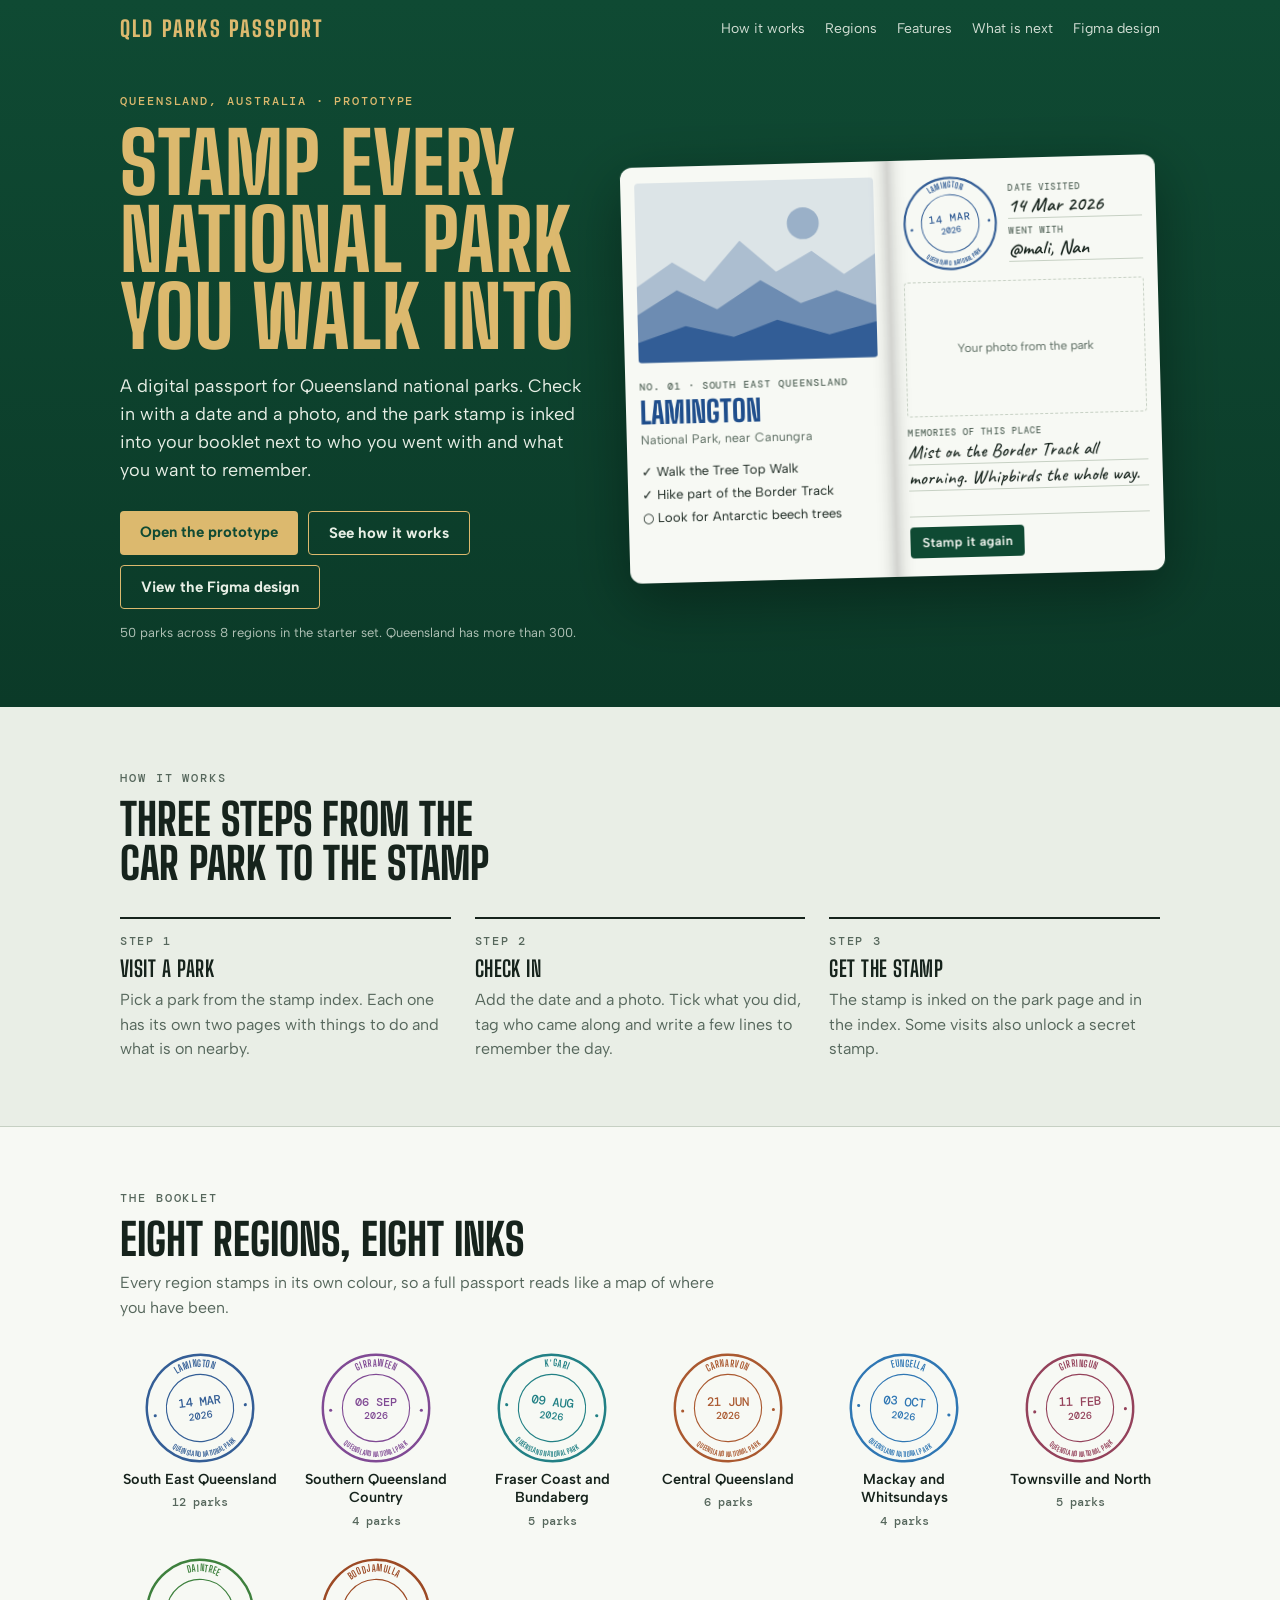
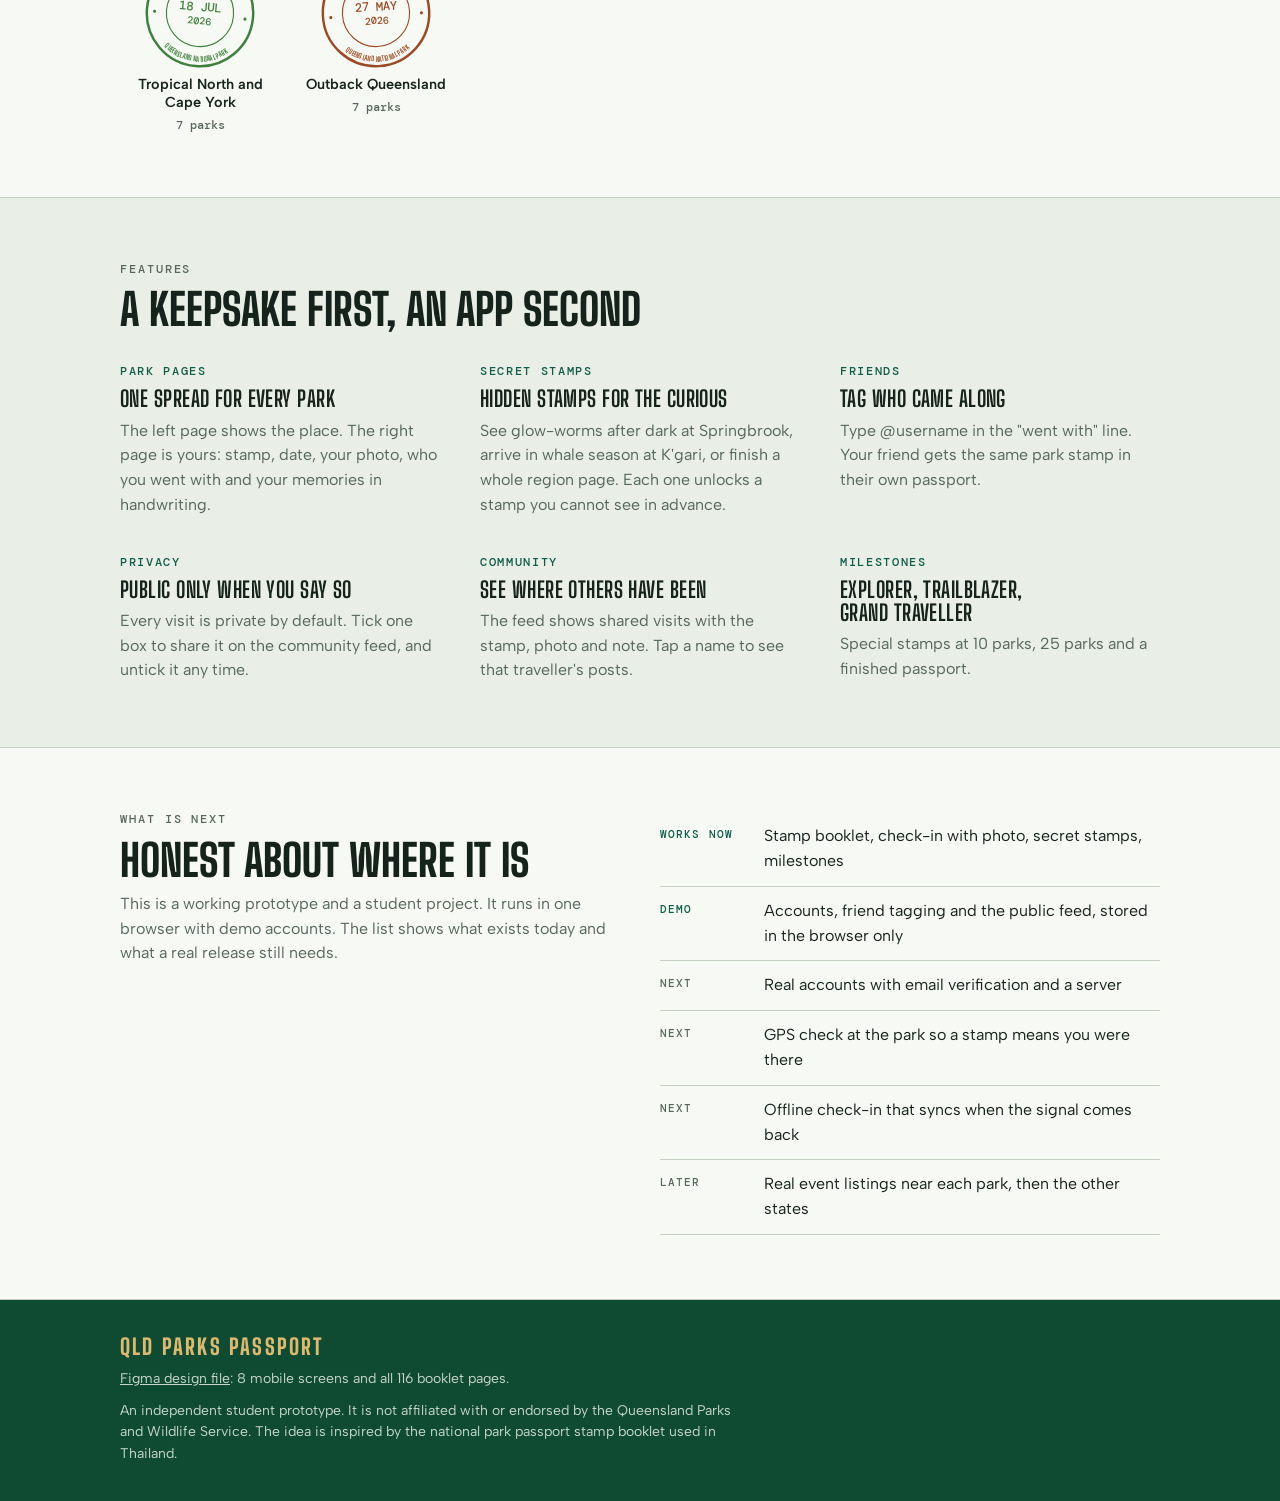
<file: index.html>
<!DOCTYPE html>
<html lang="en">
<head>
<meta charset="utf-8">
<meta name="viewport" content="width=device-width, initial-scale=1">
<title>QLD Parks Passport</title>
<meta name="description" content="A digital passport for Queensland national parks. Check in, collect stamps and keep your memories.">
<link rel="stylesheet" href="https://fonts.googleapis.com/css2?family=Albert+Sans:wght@400;500;600;700&family=Big+Shoulders+Display:wght@600;700;800&family=DM+Mono:wght@400;500&family=Caveat:wght@500;600&display=swap">
<style>
html{-webkit-text-size-adjust:100%}body{margin:0}img{max-width:100%}[hidden]{display:none!important}
/* Layout: the hero is the passport cover (green and foil) holding an open booklet. Everything below is quiet paper, with one ink colour per region. */
:root{
  --paper:#e9eee6; --page:#f7f9f4; --fg:#16231c; --muted:#56675c; --line:#c6d0c3;
  --accent:#0f5c4a; --on-accent:#f3faf6; --secret:#9a5a12;
  --cover:#0f4a33; --cover-2:#0b3a28; --foil:#dcb96e; --on-cover:#e8efe6;
  --leaf:#f7f9f4; --leaf-fg:#16231c; --leaf-muted:#56675c; --leaf-line:#c6d0c3; --leaf-ink:#1f4e8c;
  --ink-1:#1f4e8c; --ink-2:#74388a; --ink-3:#0b7479; --ink-4:#a2481b;
  --ink-5:#1a69ad; --ink-6:#8a2f4b; --ink-7:#2a742a; --ink-8:#93380f;
  --display:"Big Shoulders Display","Arial Narrow",Impact,sans-serif;
  --body:"Albert Sans",system-ui,-apple-system,"Segoe UI",sans-serif;
  --mono:"DM Mono",ui-monospace,Menlo,Consolas,monospace;
  --hand:"Caveat","Bradley Hand","Segoe Print",cursive;
}
@media (prefers-color-scheme: dark){ :root:not([data-theme="light"]){
  --paper:#101713; --page:#18211c; --fg:#e5ede6; --muted:#98aa9e; --line:#2d3b33;
  --accent:#62caa7; --on-accent:#06231b; --secret:#e2a959;
  --ink-1:#7fb0f0; --ink-2:#cf97e6; --ink-3:#5fd0d4; --ink-4:#f0975f;
  --ink-5:#6fbdf5; --ink-6:#ee8fae; --ink-7:#84d584; --ink-8:#f08a55;
  color-scheme:dark } }
:root[data-theme="dark"]{
  --paper:#101713; --page:#18211c; --fg:#e5ede6; --muted:#98aa9e; --line:#2d3b33;
  --accent:#62caa7; --on-accent:#06231b; --secret:#e2a959;
  --ink-1:#7fb0f0; --ink-2:#cf97e6; --ink-3:#5fd0d4; --ink-4:#f0975f;
  --ink-5:#6fbdf5; --ink-6:#ee8fae; --ink-7:#84d584; --ink-8:#f08a55;
  color-scheme:dark }

*{box-sizing:border-box}
body{background:var(--paper);color:var(--fg);font:400 16px/1.55 var(--body)}
a{color:inherit}
:focus-visible{outline:2px solid var(--foil);outline-offset:3px}
.in{max-width:1080px;margin:0 auto;padding-inline:20px}
.eyebrow{font:500 12px/1.3 var(--mono);letter-spacing:.16em;text-transform:uppercase}
h1,h2,h3{font-family:var(--display);text-transform:uppercase;margin:0;text-wrap:balance}
h2{font-weight:800;font-size:clamp(30px,5vw,44px);line-height:1}
h3{font-weight:700;font-size:22px;line-height:1.05;letter-spacing:.02em}
p{margin:0}
.btn{display:inline-block;background:var(--foil);color:var(--cover);border:0;padding:12px 20px;font:700 15px var(--body);border-radius:4px;cursor:pointer;text-decoration:none}
.btn.line{background:none;color:var(--on-cover);border:1px solid var(--foil)}

/* hero = cover */
.hero{background:linear-gradient(180deg,var(--cover),var(--cover-2));color:var(--on-cover)}
.nav{display:flex;flex-wrap:wrap;gap:10px 24px;align-items:center;justify-content:space-between;padding-block:18px}
.brand{font:800 22px/1 var(--display);letter-spacing:.1em;color:var(--foil);text-transform:uppercase}
.nav nav{display:flex;flex-wrap:wrap;gap:6px 20px;font-size:14px}
.nav nav a{text-decoration:none;opacity:.9}
.nav nav a:hover{text-decoration:underline}
.hero-grid{display:grid;grid-template-columns:minmax(0,1fr) minmax(0,1.15fr);gap:40px;align-items:center;padding-block:36px 64px}
.hero h1{font-weight:800;font-size:clamp(44px,8vw,84px);line-height:.92;color:var(--foil);letter-spacing:.01em}
.hero .lede{font-size:18px;max-width:46ch;margin-top:18px}
.hero .eyebrow{color:var(--foil);margin-bottom:14px;display:block}
.cta{display:flex;flex-wrap:wrap;gap:10px;margin-top:26px}
.note{font-size:13px;opacity:.75;margin-top:14px}
@media (max-width:860px){.hero-grid{grid-template-columns:minmax(0,1fr);padding-block:20px 44px}}

/* booklet in the hero (always paper coloured, like a real page) */
.spread{display:grid;grid-template-columns:repeat(2,minmax(0,1fr));filter:drop-shadow(0 18px 30px rgba(0,0,0,.35));transform:rotate(-1.5deg)}
.leaf{background:var(--leaf);color:var(--leaf-fg);padding:16px 14px 18px;display:flex;flex-direction:column;gap:10px;min-width:0}
.leaf.l{border-radius:12px 0 0 12px;box-shadow:inset -18px 0 18px -18px rgba(0,0,0,.3)}
.leaf.r{border-radius:0 12px 12px 0;box-shadow:inset 18px 0 18px -18px rgba(0,0,0,.3)}
.leaf .art{width:100%;aspect-ratio:4/3;border-radius:4px;display:block}
.leaf .no{font:500 9.5px var(--mono);letter-spacing:.1em;color:var(--leaf-muted);text-transform:uppercase}
.leaf .pname{font:800 clamp(20px,3.4vw,30px)/1 var(--display);color:var(--leaf-ink);text-transform:uppercase}
.leaf .small{font-size:12.5px;color:var(--leaf-muted)}
.leaf ul{list-style:none;margin:0;padding:0;font-size:13px;display:flex;flex-direction:column;gap:3px}
.rec{display:grid;grid-template-columns:minmax(0,96px) minmax(0,1fr);gap:10px;align-items:center}
.rec svg{width:100%;height:auto;display:block}
.lab{font:500 9px var(--mono);letter-spacing:.12em;text-transform:uppercase;color:var(--leaf-muted);display:block}
.hand{font:600 20px/1.2 var(--hand);border-bottom:1px solid var(--leaf-line);display:block;min-height:25px;overflow-wrap:anywhere}
.lines{font:500 19px/26px var(--hand);min-height:78px;background:repeating-linear-gradient(to bottom,transparent 0 25px,var(--leaf-line) 25px 26px);overflow-wrap:anywhere}
.snapbox{aspect-ratio:16/9;border:1px dashed var(--leaf-line);border-radius:4px;display:grid;place-items:center;font-size:12px;color:var(--leaf-muted);text-align:center;padding:6px}
.leaf .inkbtn{align-self:flex-start;background:var(--cover);color:var(--leaf);border:0;border-radius:4px;padding:8px 12px;font:600 13px var(--body);cursor:pointer}
.stamp{opacity:.9}
.stamp text{font-family:var(--display);font-weight:700;letter-spacing:.06em}
.stamp .date{font-family:var(--mono);font-weight:500;letter-spacing:0}
@keyframes thump{0%{transform:scale(1.7) rotate(-14deg);opacity:0}60%{transform:scale(.94);opacity:1}100%{transform:scale(1)}}
.thump{animation:thump .45s cubic-bezier(.2,.8,.3,1) both;transform-origin:center;transform-box:fill-box}
@media (prefers-reduced-motion: reduce){.thump{animation:none}.spread{transform:none}}

section{padding-block:64px}
.head{display:flex;flex-direction:column;gap:10px;max-width:62ch;margin-bottom:32px}
.head .eyebrow{color:var(--muted)}
.head p{color:var(--muted)}

.steps{display:grid;grid-template-columns:repeat(auto-fit,minmax(230px,1fr));gap:24px;counter-reset:s;list-style:none;margin:0;padding:0}
.steps li{counter-increment:s;border-top:2px solid var(--fg);padding-top:14px;display:flex;flex-direction:column;gap:8px}
.steps li::before{content:"Step " counter(s);font:500 12px var(--mono);letter-spacing:.14em;text-transform:uppercase;color:var(--muted)}
.steps p{color:var(--muted)}

.band{background:var(--page);border-block:1px solid var(--line)}
.regions{display:grid;grid-template-columns:repeat(auto-fill,minmax(150px,1fr));gap:28px 16px}
.region{display:flex;flex-direction:column;align-items:center;text-align:center;gap:6px}
.region svg{width:112px;height:auto}
.region b{font-weight:600;font-size:14.5px;line-height:1.25}
.region span{font:500 12px var(--mono);color:var(--muted)}

.features{display:grid;grid-template-columns:repeat(auto-fit,minmax(280px,1fr));gap:36px 40px}
.feature{display:flex;flex-direction:column;gap:8px}
.feature p{color:var(--muted)}
.feature .k{font:500 12px var(--mono);letter-spacing:.14em;text-transform:uppercase;color:var(--accent)}

.next{display:grid;grid-template-columns:minmax(0,1fr) minmax(0,1fr);gap:40px}
@media (max-width:760px){.next{grid-template-columns:minmax(0,1fr)}}
.list{list-style:none;margin:0;padding:0;display:flex;flex-direction:column}
.list li{display:grid;grid-template-columns:92px minmax(0,1fr);gap:12px;padding:12px 0;border-bottom:1px solid var(--line)}
.list .tag{font:500 11px/1.9 var(--mono);letter-spacing:.1em;text-transform:uppercase;color:var(--muted)}
.list .tag.now{color:var(--accent)}

footer{background:var(--cover);color:var(--on-cover);padding-block:36px;font-size:14px}
footer .in{display:flex;flex-direction:column;gap:10px}
footer p{max-width:70ch;opacity:.85}
</style>
</head>
<body>
<svg width="0" height="0" style="position:absolute" aria-hidden="true"><defs>
  <path id="arcT" d="M 13 50 A 37 37 0 0 1 87 50"/>
  <path id="arcB" d="M 6.5 50 A 43.5 43.5 0 0 0 93.5 50"/>
</defs></svg>

<header class="hero">
  <div class="in nav">
    <span class="brand">QLD Parks Passport</span>
    <nav aria-label="Sections">
      <a href="#how">How it works</a><a href="#regions">Regions</a><a href="#features">Features</a><a href="#next">What is next</a><a href="https://www.figma.com/design/vDgz9XXeqx9uj3zb79TLy3" target="_blank" rel="noopener">Figma design</a>
    </nav>
  </div>
  <div class="in hero-grid">
    <div>
      <span class="eyebrow">Queensland, Australia · Prototype</span>
      <h1>Stamp every national park you walk into</h1>
      <p class="lede">A digital passport for Queensland national parks. Check in with a date and a photo, and the park stamp is inked into your booklet next to who you went with and what you want to remember.</p>
      <div class="cta">
        <a class="btn" href="app/">Open the prototype</a>
        <a class="btn line" href="#how">See how it works</a>
        <a class="btn line" href="https://www.figma.com/design/vDgz9XXeqx9uj3zb79TLy3" target="_blank" rel="noopener">View the Figma design</a>
      </div>
      <p class="note">50 parks across 8 regions in the starter set. Queensland has more than 300.</p>
    </div>
    <div class="spread" aria-label="An open passport showing the pages for Lamington National Park">
      <div class="leaf l">
        <svg class="art" viewBox="0 0 120 90" preserveAspectRatio="xMidYMid slice" role="img" aria-label="Illustration of a mountain range">
          <rect width="120" height="90" fill="#1f4e8c" opacity=".12"/><circle cx="84" cy="22" r="8" fill="#1f4e8c" opacity=".35"/>
          <path d="M0 90 L0 52 L18 40 L34 50 L52 30 L70 46 L88 36 L104 48 L120 38 L120 90 Z" fill="#1f4e8c" opacity=".25"/>
          <path d="M0 90 L0 66 L20 54 L40 64 L62 50 L82 62 L100 56 L120 64 L120 90 Z" fill="#1f4e8c" opacity=".45"/>
          <path d="M0 90 L0 80 L24 72 L48 78 L70 70 L96 78 L120 72 L120 90 Z" fill="#1f4e8c" opacity=".75"/>
        </svg>
        <div><span class="no">No. 01 · South East Queensland</span><div class="pname">Lamington</div><span class="small">National Park, near Canungra</span></div>
        <ul><li>✓ Walk the Tree Top Walk</li><li>✓ Hike part of the Border Track</li><li>○ Look for Antarctic beech trees</li></ul>
      </div>
      <div class="leaf r">
        <div class="rec">
          <div id="heroStamp"></div>
          <div><span class="lab">Date visited</span><span class="hand">14 Mar 2026</span><span class="lab" style="margin-top:6px">Went with</span><span class="hand">@mali, Nan</span></div>
        </div>
        <div class="snapbox">Your photo from the park</div>
        <div><span class="lab">Memories of this place</span><div class="lines">Mist on the Border Track all morning. Whipbirds the whole way.</div></div>
        <button class="inkbtn" id="ink" type="button">Stamp it again</button>
      </div>
    </div>
  </div>
</header>

<main>
  <section id="how"><div class="in">
    <div class="head"><span class="eyebrow">How it works</span><h2>Three steps from the car park to the stamp</h2></div>
    <ol class="steps">
      <li><h3>Visit a park</h3><p>Pick a park from the stamp index. Each one has its own two pages with things to do and what is on nearby.</p></li>
      <li><h3>Check in</h3><p>Add the date and a photo. Tick what you did, tag who came along and write a few lines to remember the day.</p></li>
      <li><h3>Get the stamp</h3><p>The stamp is inked on the park page and in the index. Some visits also unlock a secret stamp.</p></li>
    </ol>
  </div></section>

  <section id="regions" class="band"><div class="in">
    <div class="head"><span class="eyebrow">The booklet</span><h2>Eight regions, eight inks</h2><p>Every region stamps in its own colour, so a full passport reads like a map of where you have been.</p></div>
    <div class="regions" id="regionGrid"></div>
  </div></section>

  <section id="features"><div class="in">
    <div class="head"><span class="eyebrow">Features</span><h2>A keepsake first, an app second</h2></div>
    <div class="features">
      <div class="feature"><span class="k">Park pages</span><h3>One spread for every park</h3><p>The left page shows the place. The right page is yours: stamp, date, your photo, who you went with and your memories in handwriting.</p></div>
      <div class="feature"><span class="k">Secret stamps</span><h3>Hidden stamps for the curious</h3><p>See glow-worms after dark at Springbrook, arrive in whale season at K'gari, or finish a whole region page. Each one unlocks a stamp you cannot see in advance.</p></div>
      <div class="feature"><span class="k">Friends</span><h3>Tag who came along</h3><p>Type @username in the "went with" line. Your friend gets the same park stamp in their own passport.</p></div>
      <div class="feature"><span class="k">Privacy</span><h3>Public only when you say so</h3><p>Every visit is private by default. Tick one box to share it on the community feed, and untick it any time.</p></div>
      <div class="feature"><span class="k">Community</span><h3>See where others have been</h3><p>The feed shows shared visits with the stamp, photo and note. Tap a name to see that traveller's posts.</p></div>
      <div class="feature"><span class="k">Milestones</span><h3>Explorer, Trailblazer, Grand Traveller</h3><p>Special stamps at 10 parks, 25 parks and a finished passport.</p></div>
    </div>
  </div></section>

  <section id="next" class="band"><div class="in next">
    <div class="head" style="margin-bottom:0"><span class="eyebrow">What is next</span><h2>Honest about where it is</h2><p>This is a working prototype and a student project. It runs in one browser with demo accounts. The list shows what exists today and what a real release still needs.</p></div>
    <ul class="list">
      <li><span class="tag now">Works now</span><span>Stamp booklet, check-in with photo, secret stamps, milestones</span></li>
      <li><span class="tag now">Demo</span><span>Accounts, friend tagging and the public feed, stored in the browser only</span></li>
      <li><span class="tag">Next</span><span>Real accounts with email verification and a server</span></li>
      <li><span class="tag">Next</span><span>GPS check at the park so a stamp means you were there</span></li>
      <li><span class="tag">Next</span><span>Offline check-in that syncs when the signal comes back</span></li>
      <li><span class="tag">Later</span><span>Real event listings near each park, then the other states</span></li>
    </ul>
  </div></section>
</main>

<footer><div class="in">
  <span class="brand">QLD Parks Passport</span>
  <p><a href="https://www.figma.com/design/vDgz9XXeqx9uj3zb79TLy3" target="_blank" rel="noopener">Figma design file</a>: 8 mobile screens and all 116 booklet pages.</p>
  <p>An independent student prototype. It is not affiliated with or endorsed by the Queensland Parks and Wildlife Service. The idea is inspired by the national park passport stamp booklet used in Thailand.</p>
</div></footer>

<script>
const MON = ['JAN','FEB','MAR','APR','MAY','JUN','JUL','AUG','SEP','OCT','NOV','DEC'];
const esc = s => String(s).replace(/[&<>"]/g, c => ({'&':'&amp;','<':'&lt;','>':'&gt;','"':'&quot;'}[c]));
function stampSVG(label, day, mon, year, ink, rot, cls){
  return '<svg viewBox="0 0 100 100" role="img" aria-label="Stamp: ' + esc(label) + '">' +
    '<g class="stamp ' + (cls || '') + '"><g transform="rotate(' + rot + ' 50 50)" fill="none" stroke="' + ink + '">' +
    '<circle cx="50" cy="50" r="47.5" stroke-width="2.2"/><circle cx="50" cy="50" r="30" stroke-width="1"/>' +
    '<circle cx="9.5" cy="52" r="1.4" fill="' + ink + '" stroke="none"/><circle cx="90.5" cy="52" r="1.4" fill="' + ink + '" stroke="none"/>' +
    '<text fill="' + ink + '" stroke="none" font-size="' + (label.length > 17 ? 7 : 8.4) + '" text-anchor="middle"><textPath href="#arcT" startOffset="50%">' + esc(label) + '</textPath></text>' +
    '<text fill="' + ink + '" stroke="none" font-size="6.2" text-anchor="middle"><textPath href="#arcB" startOffset="50%">QUEENSLAND NATIONAL PARK</textPath></text>' +
    '<text class="date" x="50" y="48" fill="' + ink + '" stroke="none" font-size="11" text-anchor="middle">' + day + ' ' + mon + '</text>' +
    '<text class="date" x="50" y="60" fill="' + ink + '" stroke="none" font-size="9" text-anchor="middle">' + year + '</text>' +
    '</g></g></svg>';
}
const REGIONS = [
  ['South East Queensland', 12, 'LAMINGTON', '14', 'MAR'],
  ['Southern Queensland Country', 4, 'GIRRAWEEN', '06', 'SEP'],
  ['Fraser Coast and Bundaberg', 5, "K'GARI", '09', 'AUG'],
  ['Central Queensland', 6, 'CARNARVON', '21', 'JUN'],
  ['Mackay and Whitsundays', 4, 'EUNGELLA', '03', 'OCT'],
  ['Townsville and North', 5, 'GIRRINGUN', '11', 'FEB'],
  ['Tropical North and Cape York', 7, 'DAINTREE', '18', 'JUL'],
  ['Outback Queensland', 7, 'BOODJAMULLA', '27', 'MAY']
];
document.getElementById('regionGrid').innerHTML = REGIONS.map((r, i) =>
  '<div class="region">' + stampSVG(r[2], r[3], r[4], '2026', 'var(--ink-' + (i + 1) + ')', (i * 7) % 15 - 7) +
  '<b>' + esc(r[0]) + '</b><span>' + r[1] + ' parks</span></div>').join('');
const hero = document.getElementById('heroStamp');
function inkHero(animate){ hero.innerHTML = stampSVG('LAMINGTON', '14', 'MAR', '2026', '#1f4e8c', -6, animate ? 'thump' : ''); }
inkHero(false);
document.getElementById('ink').addEventListener('click', () => inkHero(true));
</script>
</body>
</html>
</file>
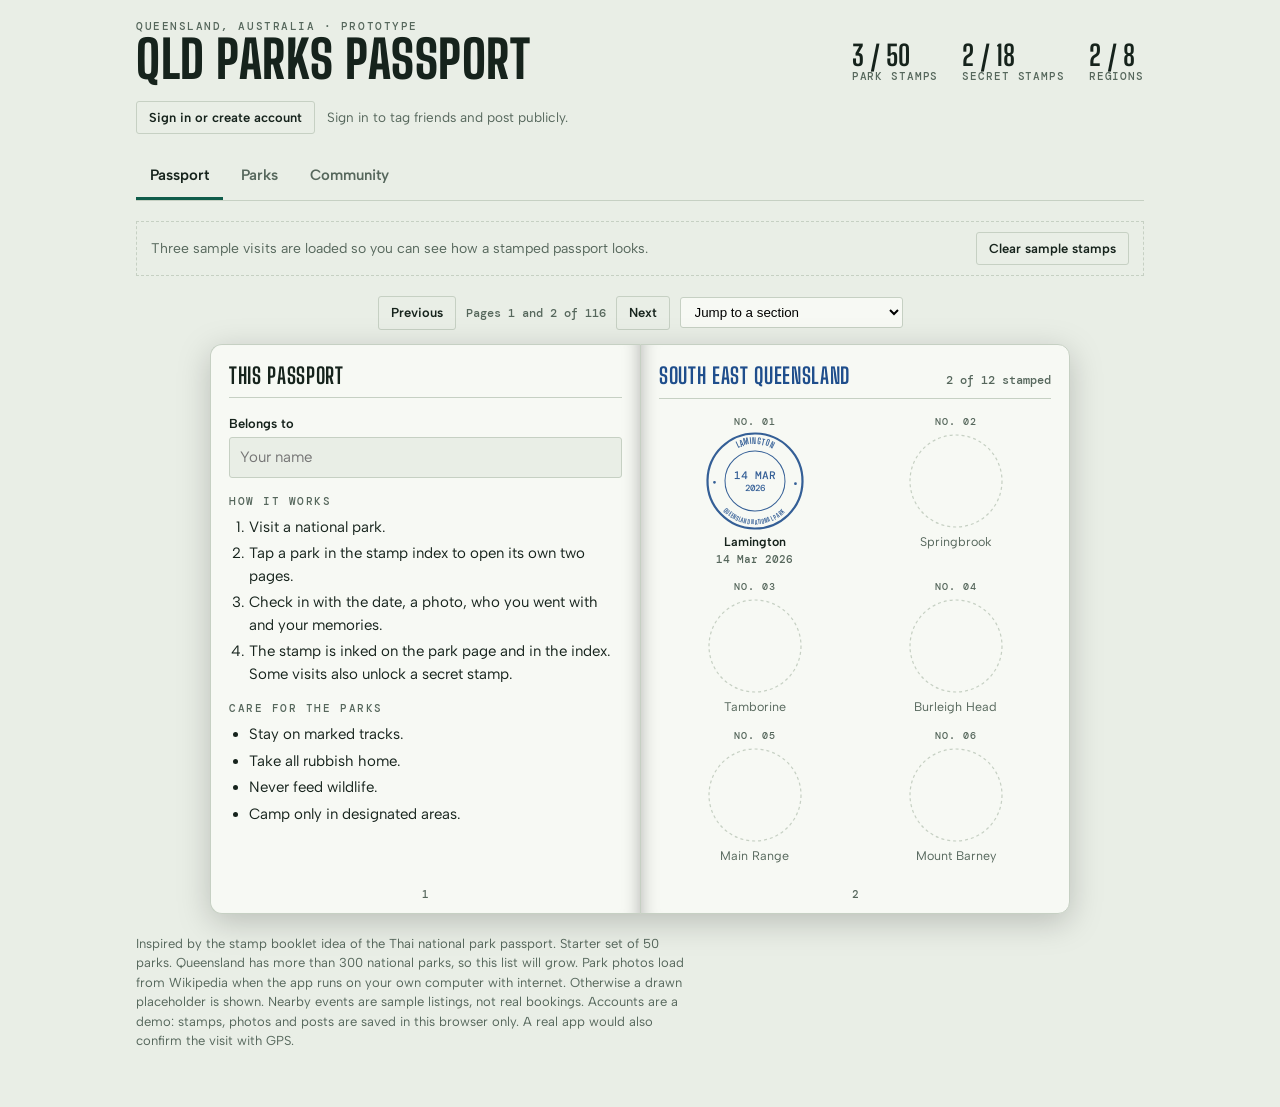
<file: app/index.html>
<!DOCTYPE html>
<html lang="en">
<head>
<meta charset="utf-8">
<meta name="viewport" content="width=device-width, initial-scale=1">
<title>QLD Parks Passport</title>
<link rel="preconnect" href="https://fonts.googleapis.com">
<link rel="stylesheet" href="https://fonts.googleapis.com/css2?family=Albert+Sans:wght@400;500;600;700&family=Big+Shoulders+Display:wght@600;700;800&family=DM+Mono:wght@400;500&display=swap">
<link rel="stylesheet" href="css/styles.css">
</head>
<body>
<svg width="0" height="0" style="position:absolute" aria-hidden="true"><defs>
  <path id="arcT" d="M 13 50 A 37 37 0 0 1 87 50"/>
  <path id="arcB" d="M 6.5 50 A 43.5 43.5 0 0 0 93.5 50"/>
</defs></svg>

<div class="wrap">
  <header class="top">
    <div class="brand">
      <span class="eyebrow">Queensland, Australia · Prototype</span>
      <h1>QLD Parks Passport</h1>
    </div>
    <div class="stats" id="stats"></div>
    <div class="acct" id="acct"></div>
  </header>

  <div class="tabs" role="tablist">
    <button class="tab" role="tab" data-tab="passport" aria-selected="true">Passport</button>
    <button class="tab" role="tab" data-tab="parks" aria-selected="false">Parks</button>
    <button class="tab" role="tab" data-tab="community" aria-selected="false">Community</button>
  </div>

  <div class="notice" id="sampleNotice" hidden>
    <span>Three sample visits are loaded so you can see how a stamped passport looks.</span>
    <button class="btn ghost small" id="clearSamples">Clear sample stamps</button>
  </div>

  <main id="view"></main>

  <footer id="foot"></footer>
</div>

<dialog id="dlg" aria-labelledby="dlgTitle"><div class="dlg" id="dlgBody"></div></dialog>
<div class="toast" id="toast" role="status" aria-live="polite" hidden></div>

<script src="js/data.js"></script>
<script src="js/app.js"></script>
</body>
</html>
</file>
<file: app/css/styles.css>
/* Base reset */
html{-webkit-text-size-adjust:100%}
body{margin:0}
img{max-width:100%}
[hidden]{display:none!important}

/* Layout: a passport booklet. One page per region, a grid of stamp slots on each page, rubber-stamp ink colour per region. */
:root{
  --paper:#e9eee6; --page:#f7f9f4; --fg:#16231c; --muted:#56675c; --line:#c6d0c3;
  --accent:#0f5c4a; --on-accent:#f3faf6; --secret:#9a5a12; --warn:#a3321f; --cover:#0f4a33; --foil:#dcb96e;
  --ink-1:#1f4e8c; --ink-2:#74388a; --ink-3:#0b7479; --ink-4:#a2481b;
  --ink-5:#1a69ad; --ink-6:#8a2f4b; --ink-7:#2a742a; --ink-8:#93380f;
  --display:"Big Shoulders Display","Arial Narrow",Impact,sans-serif;
  --body:"Albert Sans",system-ui,-apple-system,"Segoe UI",sans-serif;
  --mono:"DM Mono",ui-monospace,Menlo,Consolas,monospace;
  --hand:"Caveat","Bradley Hand","Segoe Print",cursive;
}
@media (prefers-color-scheme: dark){ :root:not([data-theme="light"]){
  --paper:#101713; --page:#18211c; --fg:#e5ede6; --muted:#98aa9e; --line:#2d3b33;
  --accent:#62caa7; --on-accent:#06231b; --secret:#e2a959; --warn:#f08a75;
  --ink-1:#7fb0f0; --ink-2:#cf97e6; --ink-3:#5fd0d4; --ink-4:#f0975f;
  --ink-5:#6fbdf5; --ink-6:#ee8fae; --ink-7:#84d584; --ink-8:#f08a55;
  color-scheme:dark } }
:root[data-theme="dark"]{
  --paper:#101713; --page:#18211c; --fg:#e5ede6; --muted:#98aa9e; --line:#2d3b33;
  --accent:#62caa7; --on-accent:#06231b; --secret:#e2a959; --warn:#f08a75;
  --ink-1:#7fb0f0; --ink-2:#cf97e6; --ink-3:#5fd0d4; --ink-4:#f0975f;
  --ink-5:#6fbdf5; --ink-6:#ee8fae; --ink-7:#84d584; --ink-8:#f08a55;
  color-scheme:dark }

*{box-sizing:border-box}
body{background:var(--paper);color:var(--fg);font:400 15px/1.5 var(--body)}
.wrap{max-width:1040px;margin:0 auto;padding-inline:16px;padding-block:20px 56px;display:flex;flex-direction:column;gap:20px}
button,input{font:inherit;color:inherit}
:focus-visible{outline:2px solid var(--accent);outline-offset:2px}

header.top{display:flex;flex-wrap:wrap;gap:16px 32px;align-items:flex-end;justify-content:space-between}
.brand{display:flex;flex-direction:column;gap:2px;min-width:0}
.eyebrow{font:500 11px/1.2 var(--mono);letter-spacing:.14em;text-transform:uppercase;color:var(--muted)}
h1{font:800 clamp(34px,7vw,52px)/.95 var(--display);letter-spacing:.01em;text-transform:uppercase;margin:0;text-wrap:balance}
.stats{display:flex;gap:24px;flex-wrap:wrap}
.stat{display:flex;flex-direction:column}
.stat b{font:700 28px/1 var(--display);font-variant-numeric:tabular-nums}
.stat span{font:500 11px/1.4 var(--mono);letter-spacing:.08em;text-transform:uppercase;color:var(--muted)}

.tabs{display:flex;gap:4px;border-bottom:1px solid var(--line);overflow-x:auto}
.tab{background:none;border:0;border-bottom:3px solid transparent;padding:10px 14px;font-weight:600;color:var(--muted);cursor:pointer;white-space:nowrap}
.tab[aria-selected="true"]{color:var(--fg);border-bottom-color:var(--accent)}

.notice{display:flex;flex-wrap:wrap;gap:8px 16px;align-items:center;justify-content:space-between;border:1px dashed var(--line);padding:10px 14px;color:var(--muted);font-size:14px}
.btn{background:var(--accent);color:var(--on-accent);border:0;padding:10px 18px;font-weight:700;cursor:pointer;border-radius:3px}
.btn.ghost{background:none;color:var(--fg);border:1px solid var(--line);font-weight:600}
.btn.small{padding:6px 12px;font-size:13px}

/* passport pages */
.pages{display:flex;flex-direction:column;gap:16px}
.page{background:var(--page);border:1px solid var(--line);padding:18px 18px 22px;display:flex;flex-direction:column;gap:14px}
.page-head{display:flex;flex-wrap:wrap;align-items:baseline;justify-content:space-between;gap:4px 16px;border-bottom:1px solid var(--line);padding-bottom:10px}
.page-head h2{font:700 24px/1 var(--display);text-transform:uppercase;letter-spacing:.03em;margin:0}
.count{font:500 12px var(--mono);color:var(--muted);font-variant-numeric:tabular-nums}
.slots{display:grid;grid-template-columns:repeat(auto-fill,minmax(112px,1fr));gap:18px 12px}
.slot{background:none;border:0;padding:0;cursor:pointer;display:flex;flex-direction:column;align-items:center;gap:6px;text-align:center;min-width:0}
.slot .name{font-size:12.5px;line-height:1.25;color:var(--muted);overflow-wrap:anywhere}
.slot.got .name{color:var(--fg);font-weight:600}
.slot svg{width:100%;max-width:112px;height:auto;display:block}
.empty-ring{fill:none;stroke:var(--line);stroke-width:1.2;stroke-dasharray:3 3}
.empty-q{fill:var(--line);font:700 26px var(--display)}
.stamp{opacity:.9}
.stamp text{font-family:var(--display);font-weight:700;letter-spacing:.06em}
.stamp .date{font-family:var(--mono);font-weight:500;letter-spacing:0}
@keyframes thump{0%{transform:scale(1.7) rotate(-14deg);opacity:0}60%{transform:scale(.94);opacity:1}100%{transform:scale(1)}}
.thump{animation:thump .45s cubic-bezier(.2,.8,.3,1) both;transform-origin:center}
@media (prefers-reduced-motion: reduce){.thump{animation:none}}

/* booklet */
.book{display:flex;flex-direction:column;gap:14px;align-items:center}
.booknav{display:flex;flex-wrap:wrap;gap:8px 10px;align-items:center;justify-content:center}
.booknav select{padding:6px 10px;background:var(--page);border:1px solid var(--line);border-radius:3px;max-width:100%}
.pageno{font:500 12px var(--mono);color:var(--muted);text-align:center;font-variant-numeric:tabular-nums}
.btn:disabled{opacity:.45;cursor:default}
.spread{display:grid;grid-template-columns:minmax(0,1fr);width:100%;max-width:430px;filter:drop-shadow(0 8px 16px rgba(0,0,0,.2))}
.spread.two{grid-template-columns:repeat(2,minmax(0,1fr));max-width:860px}
.leaf{position:relative;background:var(--page);border:1px solid var(--line);border-radius:12px;padding:20px 18px 36px;min-height:570px;display:flex;flex-direction:column;gap:16px;min-width:0}
.spread.two .leaf:first-child{border-radius:12px 0 0 12px;border-right:0;box-shadow:inset -18px 0 18px -18px rgba(0,0,0,.28)}
.spread.two .leaf:last-child{border-radius:0 12px 12px 0;box-shadow:inset 18px 0 18px -18px rgba(0,0,0,.28)}
.leaf-head{display:flex;flex-wrap:wrap;align-items:baseline;justify-content:space-between;gap:4px 12px;border-bottom:1px solid var(--line);padding-bottom:10px}
.leaf-head h2{font:700 22px/1 var(--display);text-transform:uppercase;letter-spacing:.03em;margin:0}
.folio{position:absolute;bottom:12px;left:0;right:0;text-align:center;font:500 11px var(--mono);color:var(--muted)}
.slots.six{grid-template-columns:repeat(2,minmax(0,1fr));gap:14px 10px}
.slots.six .slot svg,.slots.six .secret svg{max-width:100px;width:100%}
.slots.six .slot{gap:3px}
.no{font:500 10px var(--mono);letter-spacing:.1em;color:var(--muted);text-transform:uppercase}
.slot .when{font:500 11px var(--mono);color:var(--muted)}
.steps{margin:0;padding-left:20px;display:flex;flex-direction:column;gap:4px}
.idea{font-size:13.5px;color:var(--muted);margin:0}
.quote{font-style:italic}
.leaf.cover{background:var(--cover);border-color:var(--cover);color:var(--foil);align-items:center;justify-content:center;text-align:center;gap:18px}
.cover .big{font:800 46px/1 var(--display);letter-spacing:.12em}
.cover .sub{font:500 12px/1.6 var(--mono);letter-spacing:.2em;text-transform:uppercase}
.cover svg{width:110px;height:auto}
.cover .btn{background:var(--foil);color:var(--cover)}

/* one park per spread: left = the place, right = the visit record */
.art{width:100%;aspect-ratio:4/3;object-fit:cover;display:block;border:1px solid var(--line);border-radius:4px}
.artfig{margin:0;display:flex;flex-direction:column;gap:4px}
.credit{font-size:11px;color:var(--muted);overflow-wrap:anywhere}
.credit a{color:inherit}
.pname{font:800 30px/1 var(--display);text-transform:uppercase;margin:4px 0;text-wrap:balance;overflow-wrap:anywhere}
.muted{color:var(--muted);font-size:13.5px}
.steps.plain{list-style:none;padding:0}
.rec{display:grid;grid-template-columns:112px minmax(0,1fr);gap:14px;align-items:center}
.rec-meta{display:flex;flex-direction:column;gap:2px;min-width:0}
.lab{font:500 10px var(--mono);letter-spacing:.12em;text-transform:uppercase;color:var(--muted)}
.hand{font:600 22px/1.25 var(--hand);overflow-wrap:anywhere;min-height:28px;border-bottom:1px solid var(--line);margin-bottom:6px}
.snap{width:100%;aspect-ratio:16/10;object-fit:cover;border:1px solid var(--line);border-radius:4px;display:block}
.snap.none{display:flex;align-items:center;justify-content:center;color:var(--muted);font-size:13px;border-style:dashed}
.lines{min-height:112px;font:500 21px/28px var(--hand);background:repeating-linear-gradient(to bottom,transparent 0 27px,var(--line) 27px 28px);white-space:pre-wrap;overflow-wrap:anywhere}
.field textarea{padding:8px 10px;background:var(--paper);border:1px solid var(--line);border-radius:3px;font:inherit;color:inherit;resize:vertical;min-height:84px;max-width:100%}

/* accounts and public feed */
.acct{display:flex;flex-wrap:wrap;gap:8px 12px;align-items:center;font-size:14px;width:100%}
.feed-head{display:flex;flex-wrap:wrap;gap:8px 16px;justify-content:space-between;align-items:flex-end}
.feed-title{font:700 26px/1 var(--display);text-transform:uppercase;margin:0 0 4px}
.feed{display:grid;grid-template-columns:repeat(auto-fill,minmax(min(100%,300px),1fr));gap:16px;align-items:start}
.post{background:var(--page);border:1px solid var(--line);border-radius:6px;padding:14px;display:flex;flex-direction:column;gap:10px;min-width:0}
.post-head{display:grid;grid-template-columns:36px minmax(0,1fr) 64px;gap:10px;align-items:center}
.avatar{width:36px;height:36px;border-radius:50%;display:grid;place-items:center;color:var(--page);font:700 18px var(--display);text-transform:uppercase}
.post-stamp svg{width:64px;height:auto;display:block}
.post-note{margin:0;font:500 21px/1.3 var(--hand);overflow-wrap:anywhere}
.post p{margin:0}
.ulink{background:none;border:0;padding:0;color:var(--accent);font-weight:600;cursor:pointer;text-decoration:underline;text-underline-offset:2px;text-align:left}
.check{display:flex;gap:10px;align-items:flex-start;grid-column:1/-1;cursor:pointer}
.check input{margin-top:4px;accent-color:var(--accent)}
.chips.sm .chip{font-size:12px;padding:3px 9px}

/* parks list */
.filters{display:flex;flex-direction:column;gap:10px}
.search{width:100%;max-width:360px;padding:9px 12px;background:var(--page);border:1px solid var(--line);border-radius:3px}
.chips{display:flex;flex-wrap:wrap;gap:6px}
.chip{background:var(--page);border:1px solid var(--line);padding:5px 11px;border-radius:99px;font-size:13px;cursor:pointer}
.chip[aria-pressed="true"]{background:var(--fg);color:var(--paper);border-color:var(--fg)}
.list{display:flex;flex-direction:column;background:var(--page);border:1px solid var(--line)}
.row{display:grid;grid-template-columns:10px minmax(0,1fr) auto;gap:12px;align-items:center;padding:12px 14px;background:none;border:0;border-bottom:1px solid var(--line);text-align:left;cursor:pointer}
.row:last-child{border-bottom:0}
.row:hover{background:var(--paper)}
.dot{width:10px;height:10px;border-radius:50%}
.row .t{font-weight:600;overflow-wrap:anywhere}
.row .s{font-size:13px;color:var(--muted)}
.pill{font:500 11px var(--mono);letter-spacing:.06em;text-transform:uppercase;padding:3px 8px;border:1px solid var(--line);border-radius:99px;color:var(--muted);white-space:nowrap}
.pill.on{border-color:var(--accent);color:var(--accent)}
.none{padding:20px 14px;color:var(--muted)}

/* dialog */
dialog{border:1px solid var(--line);background:var(--page);color:var(--fg);padding:0;width:min(640px,calc(100vw - 24px));max-height:calc(100dvh - 24px);border-radius:4px}
dialog::backdrop{background:rgba(8,14,11,.6)}
.dlg{padding:20px;display:flex;flex-direction:column;gap:18px}
.dlg-head{display:flex;gap:12px;justify-content:space-between;align-items:flex-start}
.dlg-head h2{font:800 30px/1 var(--display);text-transform:uppercase;margin:4px 0 4px;text-wrap:balance}
.x{background:none;border:1px solid var(--line);width:34px;height:34px;border-radius:3px;cursor:pointer;flex:none;font-size:16px}
.sec h3{font:500 11px var(--mono);letter-spacing:.14em;text-transform:uppercase;color:var(--muted);margin:0 0 8px}
.acts{list-style:none;margin:0;padding:0;display:flex;flex-direction:column;gap:6px}
.acts label{display:flex;gap:10px;align-items:flex-start;cursor:pointer}
.acts input{margin-top:4px;accent-color:var(--accent)}
.hint{border-left:3px solid var(--secret);padding:6px 12px;color:var(--fg);font-size:14px}
.hint b{color:var(--secret)}
.ev{display:flex;flex-direction:column;gap:6px;margin:0;padding:0;list-style:none;font-size:14px}
.ev li{display:flex;gap:8px;align-items:baseline;flex-wrap:wrap}
.ev .when{font:500 12px var(--mono);color:var(--muted)}
.form{display:grid;grid-template-columns:repeat(auto-fit,minmax(200px,1fr));gap:12px}
.field{display:flex;flex-direction:column;gap:4px;min-width:0}
.field span{font-size:13px;font-weight:600}
.field input{padding:8px 10px;background:var(--paper);border:1px solid var(--line);border-radius:3px;max-width:100%}
.err{color:var(--warn);font-size:14px;margin:0}
.actions{display:flex;flex-wrap:wrap;gap:8px}
.visit{display:grid;grid-template-columns:120px minmax(0,1fr);gap:16px;align-items:center}
.visit img{width:100%;max-height:220px;object-fit:cover;border:1px solid var(--line)}
.visit .meta{display:flex;flex-direction:column;gap:8px;min-width:0}
@media (max-width:460px){.visit{grid-template-columns:1fr}.visit svg{max-width:120px}}

.secrets{display:grid;grid-template-columns:repeat(auto-fill,minmax(150px,1fr));gap:20px 14px}
.secret{display:flex;flex-direction:column;align-items:center;gap:6px;text-align:center}
.secret svg{width:104px;height:auto}
.secret .t{font-weight:600;font-size:14px}
.secret .h{font-size:13px;color:var(--muted)}

.toast{position:fixed;left:50%;bottom:calc(20px + env(safe-area-inset-bottom,0px));transform:translateX(-50%);background:var(--fg);color:var(--paper);padding:10px 16px;border-radius:3px;font-weight:600;max-width:calc(100vw - 32px);z-index:10}
footer{color:var(--muted);font-size:13px;max-width:70ch}
</file>
